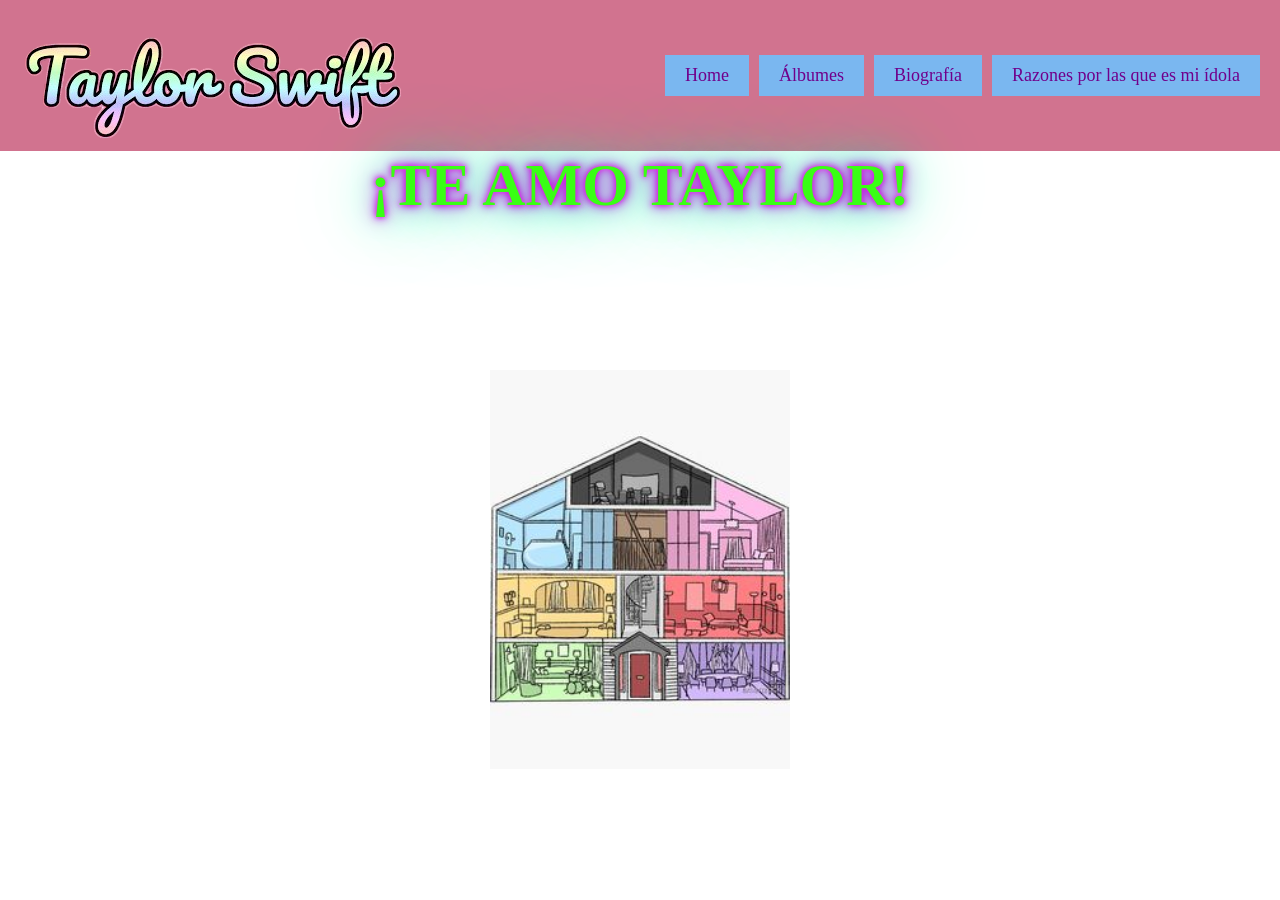
<file: index.html>
<!DOCTYPE html>
<html lang="es">
<head>
    <meta charset="UTF-8">
    <title>CIBERBULLYING</title>
    <link rel="stylesheet" href="style.css">
</head>

<body>

<header class="header">
    <img src="logo.png" class="logo" alt="Logo">

    <ul class="navegacion">
        <li><a href="index.html">Home</a></li>

        <li>
            <a href="albumes.html">Álbumes</a>
            <ul class="subnavegacion">

                <li>
                    <a href="taylor.html">Taylor Swift</a>
                    <ul class="subsubnavegacion">
                        <li><a href="picture.html">Picture To Burn</a></li>
                        
                    </ul>
                </li>

                <li>
                    <a href="#">Fearless</a>
                    <ul class="subsubnavegacion">
                        <li><a href="#">Love Story</a></li>
                        <li><a href="#">You Belong With Me</a></li>
                        <li><a href="#">Tell Me Why</a></li>
                    </ul>
                </li>

                <li>
                    <a href="#">Speak Now</a>
                    <ul class="subsubnavegacion">
                        <li><a href="#">Enchanted</a></li>
                        <li><a href="#">Last Kiss</a></li>
                        <li><a href="#">Long Live</a></li>
                    </ul>
                </li>

                <li>
                    <a href="#">Red</a>
                    <ul class="subsubnavegacion">
                        <li><a href="#">Red</a></li>
                        <li><a href="#">All Too Well</a></li>
                        <li><a href="#">Holy Ground</a></li>
                    </ul>
                </li>

            </ul>
        </li>

        <li><a href="biografia.html">Biografía</a></li>
        <li><a href="razones.html">Razones por las que es mi ídola</a></li>
    </ul>
</header>

<main>
    <h1 class="neon">¡TE AMO TAYLOR!</h1>
    <img src="DEFT5Y.jpg" class="casa" alt="Imagen">
</main>

</body>
</html>
</file>
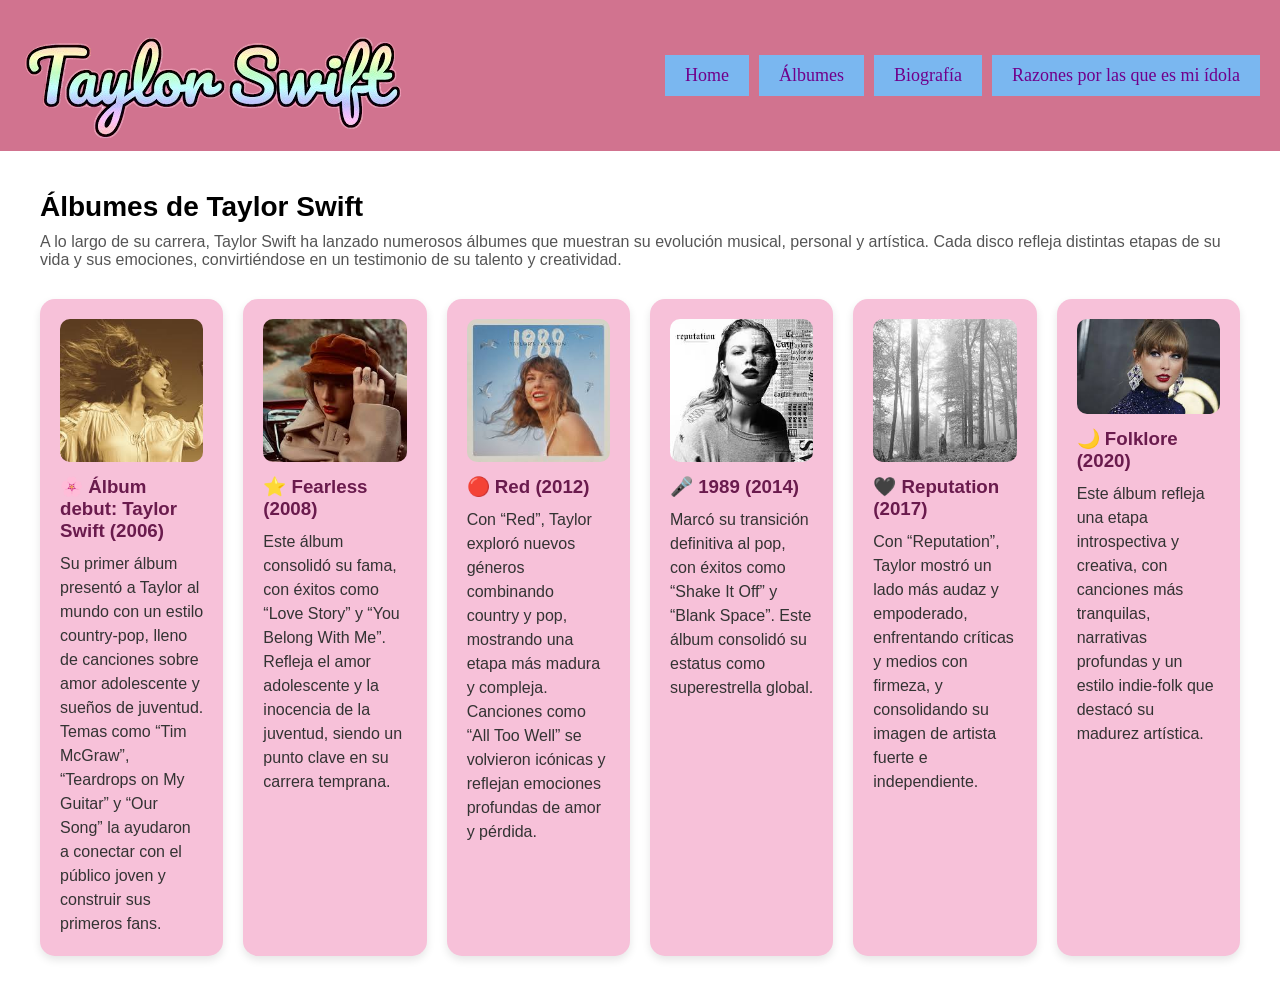
<file: albumes.html>
<!DOCTYPE html>
<html lang="es">
<head>
    <meta charset="UTF-8">
    <title>Álbumes</title>
    <link rel="stylesheet" href="style.css">
</head>
<body>

<header class="header">
    <img src="logo.png" class="logo" alt="Logo">

    <ul class="navegacion">
        <li><a href="index.html">Home</a></li>
        <li><a href="albumes.html">Álbumes</a></li>
        <li><a href="biografia.html">Biografía</a></li>
        <li><a href="razones.html">Razones por las que es mi ídola</a></li>
       

                        
    </ul>
</header>



<section class="albums">
  <h2>Álbumes de Taylor Swift</h2>
  <p class="intro">
    A lo largo de su carrera, Taylor Swift ha lanzado numerosos álbumes que muestran
    su evolución musical, personal y artística. Cada disco refleja distintas etapas
    de su vida y sus emociones, convirtiéndose en un testimonio de su talento y creatividad.
  </p>

  <div class="albums-container">
    <div class="album-card">
      <img src="3.jpg" alt="Álbum debut Taylor Swift" style="width:100%; border-radius:10px; margin-bottom:10px;">
      <h3>🌸 Álbum debut: Taylor Swift (2006)</h3>
      <p>
        Su primer álbum presentó a Taylor al mundo con un estilo country-pop,
        lleno de canciones sobre amor adolescente y sueños de juventud.
        Temas como “Tim McGraw”, “Teardrops on My Guitar” y “Our Song”
        la ayudaron a conectar con el público joven y construir sus primeros fans.
      </p>
    </div>

    <div class="album-card">
      <img src="4.jpg" alt="Fearless" style="width:100%; border-radius:10px; margin-bottom:10px;">
      <h3>⭐ Fearless (2008)</h3>
      <p>
        Este álbum consolidó su fama, con éxitos como “Love Story” y
        “You Belong With Me”. Refleja el amor adolescente y la inocencia
        de la juventud, siendo un punto clave en su carrera temprana.
      </p>
    </div>

    <div class="album-card">
      <img src="5.jpg" alt="Red" style="width:100%; border-radius:10px; margin-bottom:10px;">
      <h3>🔴 Red (2012)</h3>
      <p>
        Con “Red”, Taylor exploró nuevos géneros combinando country y pop,
        mostrando una etapa más madura y compleja. Canciones como “All Too Well”
        se volvieron icónicas y reflejan emociones profundas de amor y pérdida.
      </p>
    </div>

    <div class="album-card">
      <img src="6.jpg" alt="1989" style="width:100%; border-radius:10px; margin-bottom:10px;">
      <h3>🎤 1989 (2014)</h3>
      <p>
        Marcó su transición definitiva al pop, con éxitos como “Shake It Off”
        y “Blank Space”. Este álbum consolidó su estatus como superestrella global.
      </p>
    </div>

    <div class="album-card">
      <img src="7.jpg" alt="Reputation" style="width:100%; border-radius:10px; margin-bottom:10px;">
      <h3>🖤 Reputation (2017)</h3>
      <p>
        Con “Reputation”, Taylor mostró un lado más audaz y empoderado,
        enfrentando críticas y medios con firmeza, y consolidando su imagen
        de artista fuerte e independiente.
      </p>
    </div>

    <div class="album-card">
      <img src="8.jpg" alt="Folklore" style="width:100%; border-radius:10px; margin-bottom:10px;">
      <h3>🌙 Folklore (2020)</h3>
      <p>
        Este álbum refleja una etapa introspectiva y creativa, con canciones
        más tranquilas, narrativas profundas y un estilo indie-folk que destacó
        su madurez artística.
      </p>
    </div>
  </div>
</section>



</body>
</html>
</file>
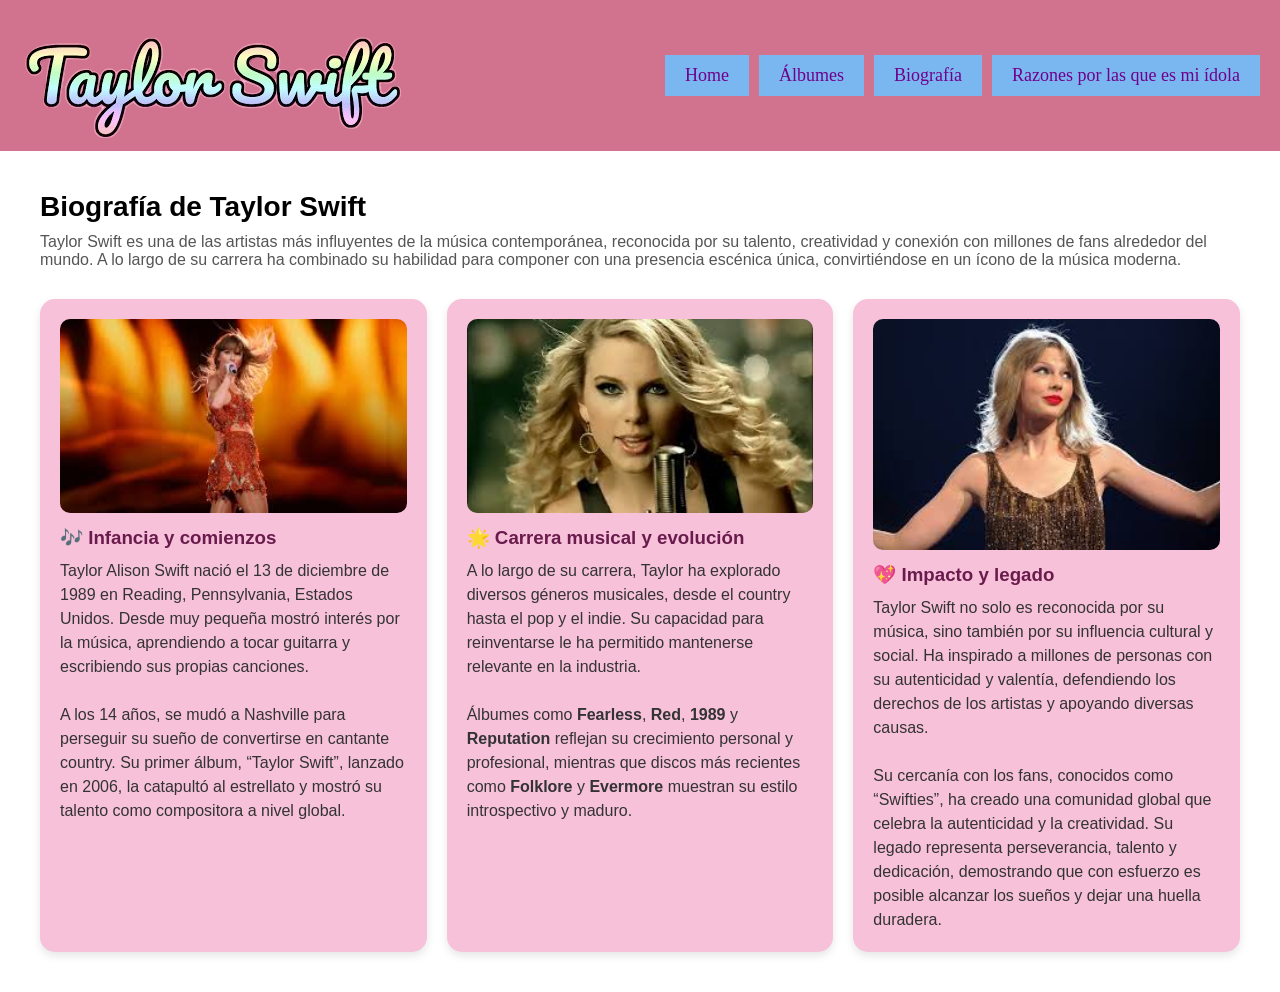
<file: biografia.html>
<!DOCTYPE html>
<html lang="es">
<head>
    <meta charset="UTF-8">
    <title>Biografía</title>
    <link rel="stylesheet" href="style.css">
</head>
<body>

<header class="header">
    <img src="logo.png" class="logo" alt="Logo">

    <ul class="navegacion">
        <li><a href="index.html">Home</a></li>
        <li><a href="albumes.html">Álbumes</a></li>
        <li><a href="biografia.html">Biografía</a></li>
        <li><a href="razones.html">Razones por las que es mi ídola</a></li>
        
    </ul>
</header>



<section class="bio">
  <h2>Biografía de Taylor Swift</h2>
  <p class="bio-intro">
    Taylor Swift es una de las artistas más influyentes de la música contemporánea,
    reconocida por su talento, creatividad y conexión con millones de fans alrededor
    del mundo. A lo largo de su carrera ha combinado su habilidad para componer con
    una presencia escénica única, convirtiéndose en un ícono de la música moderna.
  </p>

  <div class="bio-container">
    <div class="bio-card">
      <img src="10.jpg" alt="Taylor Swift joven" style="width:100%; border-radius:10px; margin-bottom:10px;">
      <h3>🎶 Infancia y comienzos</h3>
      <p>
        Taylor Alison Swift nació el 13 de diciembre de 1989 en Reading, Pennsylvania,
        Estados Unidos. Desde muy pequeña mostró interés por la música, aprendiendo
        a tocar guitarra y escribiendo sus propias canciones.
        <br><br>
        A los 14 años, se mudó a Nashville para perseguir su sueño de convertirse
        en cantante country. Su primer álbum, “Taylor Swift”, lanzado en 2006,
        la catapultó al estrellato y mostró su talento como compositora a nivel global.
      </p>
    </div>

    <div class="bio-card">
      <img src="11.jpg" alt="Taylor Swift en concierto" style="width:100%; border-radius:10px; margin-bottom:10px;">
      <h3>🌟 Carrera musical y evolución</h3>
      <p>
        A lo largo de su carrera, Taylor ha explorado diversos géneros musicales, desde
        el country hasta el pop y el indie. Su capacidad para reinventarse le ha permitido
        mantenerse relevante en la industria.
        <br><br>
        Álbumes como <strong>Fearless</strong>, <strong>Red</strong>, <strong>1989</strong>
        y <strong>Reputation</strong> reflejan su crecimiento personal y profesional,
        mientras que discos más recientes como <strong>Folklore</strong> y
        <strong>Evermore</strong> muestran su estilo introspectivo y maduro.
      </p>
    </div>

    <div class="bio-card">
      <img src="12.jpg" alt="Taylor Swift 1989 Tour" style="width:100%; border-radius:10px; margin-bottom:10px;">
      <h3>💖 Impacto y legado</h3>
      <p>
        Taylor Swift no solo es reconocida por su música, sino también por su influencia
        cultural y social. Ha inspirado a millones de personas con su autenticidad y
        valentía, defendiendo los derechos de los artistas y apoyando diversas causas.
        <br><br>
        Su cercanía con los fans, conocidos como “Swifties”, ha creado una comunidad
        global que celebra la autenticidad y la creatividad. Su legado representa
        perseverancia, talento y dedicación, demostrando que con esfuerzo es posible
        alcanzar los sueños y dejar una huella duradera.
      </p>
    </div>
  </div>
</section>





</body>
</html>
</file>
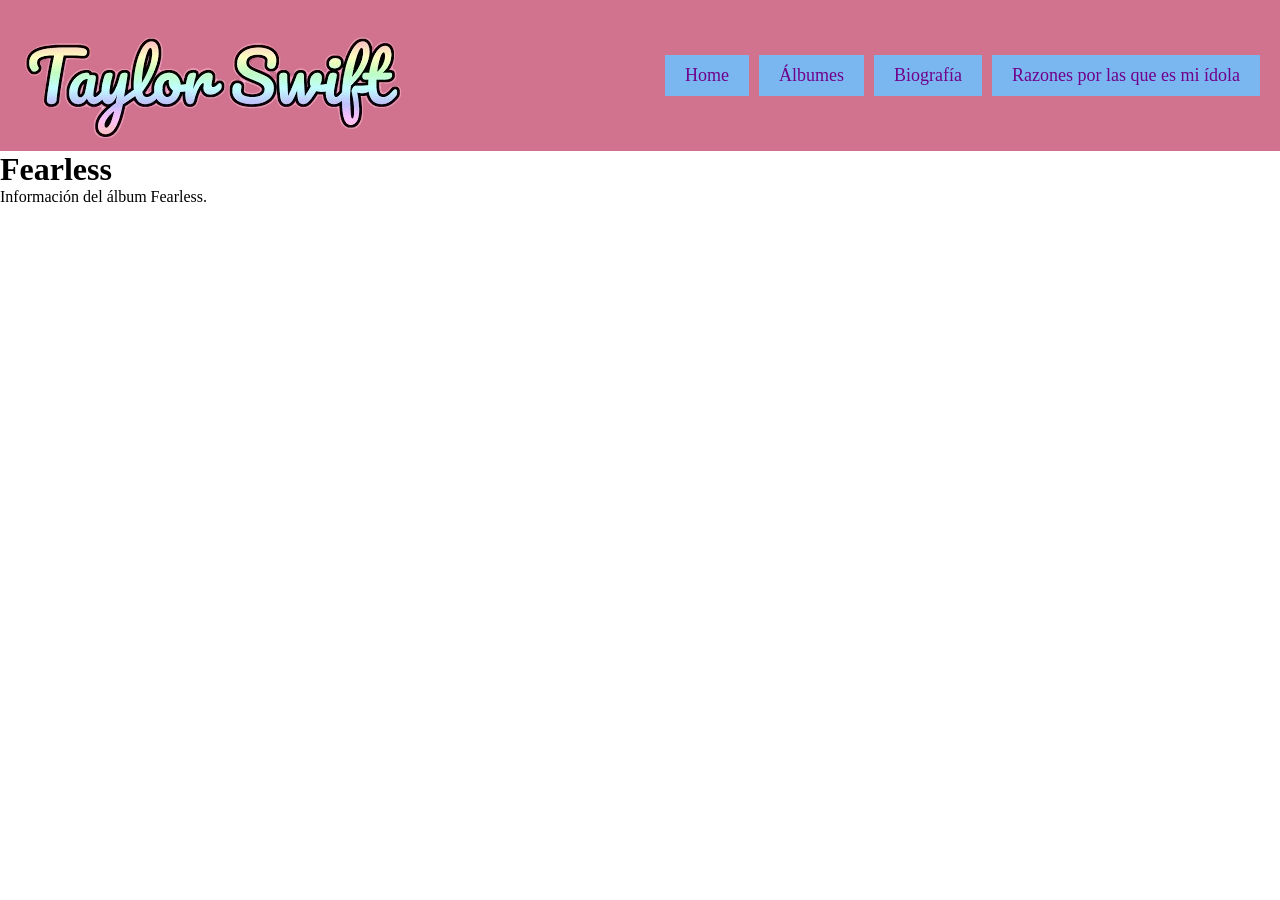
<file: lovestory.html>
<!DOCTYPE html>
<html lang="es">
<head>
    <meta charset="UTF-8">
    <title>Fearless</title>
    <link rel="stylesheet" href="style.css">
</head>

<body>

<header class="header">
    <img src="logo.png" class="logo" alt="Logo">

    <!-- MISMO MENÚ -->
    <ul class="navegacion">
        <li><a href="index.html">Home</a></li>
        <li><a href="albumes.html">Álbumes</a></li>
        <li><a href="biografia.html">Biografía</a></li>
        <li><a href="razones.html">Razones por las que es mi ídola</a></li>
    </ul>
</header>

<main>
    <h1>Fearless</h1>
    <p>Información del álbum Fearless.</p>
</main>

</body>
</html>
</file>
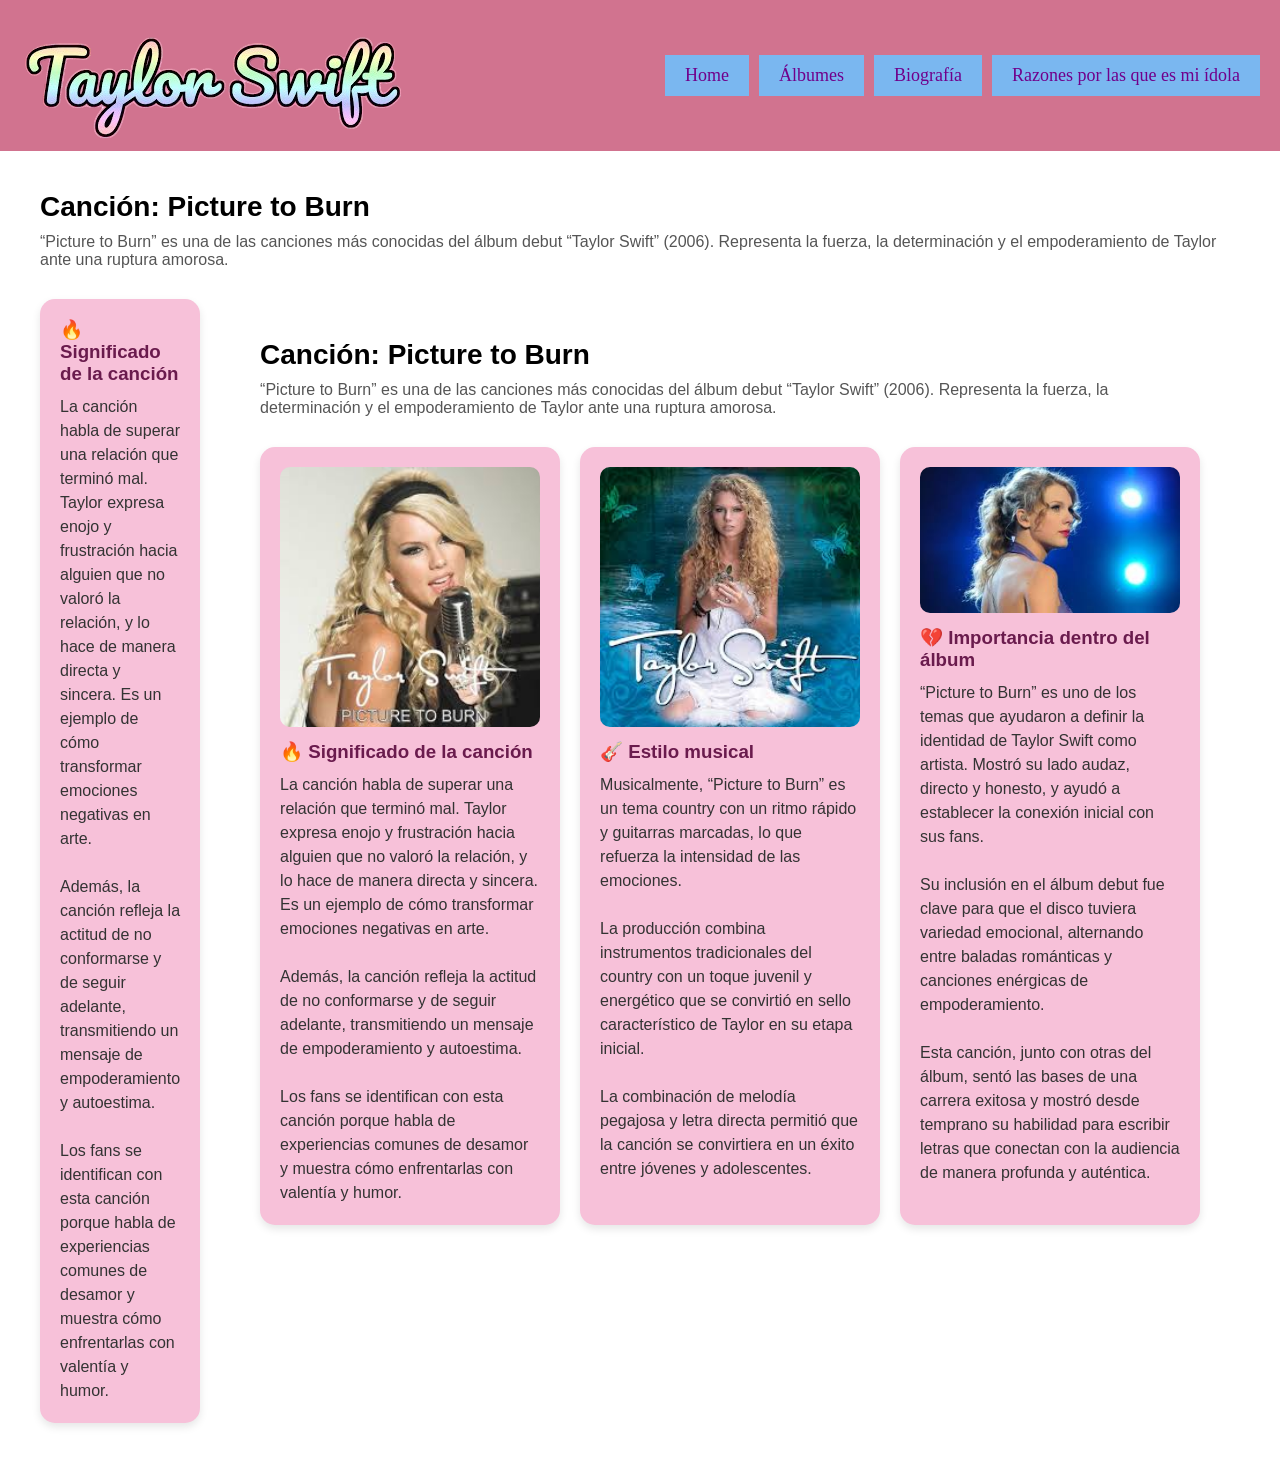
<file: picture.html>
<!DOCTYPE html>
<html lang="es">
<head>
    <meta charset="UTF-8">
    <title>Álbumes</title>
    <link rel="stylesheet" href="style.css">
</head>
<body>

<header class="header">
    <img src="logo.png" class="logo" alt="Logo">

    <ul class="navegacion">
        <li><a href="index.html">Home</a></li>
        <li><a href="albumes.html">Álbumes</a></li>
        <li><a href="biografia.html">Biografía</a></li>
        <li><a href="razones.html">Razones por las que es mi ídola</a></li>
       
        
    </ul>
</header>


<section class="song">
  <h2>Canción: Picture to Burn</h2>
  <p class="song-intro">
    “Picture to Burn” es una de las canciones más conocidas del álbum debut
    “Taylor Swift” (2006). Representa la fuerza, la determinación y el
    empoderamiento de Taylor ante una ruptura amorosa.
  </p>

  <div class="song-container">
    <div class="song-card">
      <h3>🔥 Significado de la canción</h3>
      <p>
        La canción habla de superar una relación que terminó mal. Taylor
        expresa enojo y frustración hacia alguien que no valoró la relación,
        y lo hace de manera directa y sincera. Es un ejemplo de cómo transformar
        emociones negativas en arte.
        <br><br>
        Además, la canción refleja la actitud de no conformarse y de seguir
        adelante, transmitiendo un mensaje de empoderamiento y autoestima.
        <br><br>
        Los fans se identifican con esta canción porque habla de experiencias
        comunes de desamor y muestra cómo enfrentarlas con valentía y humor.
      </p>
    </div>

    <section class="song">
  <h2>Canción: Picture to Burn</h2>
  <p class="song-intro">
    “Picture to Burn” es una de las canciones más conocidas del álbum debut
    “Taylor Swift” (2006). Representa la fuerza, la determinación y el
    empoderamiento de Taylor ante una ruptura amorosa.
  </p>

  <div class="song-container">
    <div class="song-card">
      <img src="15.jpg" alt="Picture to Burn" style="width:100%; border-radius:10px; margin-bottom:10px;">
      <h3>🔥 Significado de la canción</h3>
      <p>
        La canción habla de superar una relación que terminó mal. Taylor
        expresa enojo y frustración hacia alguien que no valoró la relación,
        y lo hace de manera directa y sincera. Es un ejemplo de cómo transformar
        emociones negativas en arte.
        <br><br>
        Además, la canción refleja la actitud de no conformarse y de seguir
        adelante, transmitiendo un mensaje de empoderamiento y autoestima.
        <br><br>
        Los fans se identifican con esta canción porque habla de experiencias
        comunes de desamor y muestra cómo enfrentarlas con valentía y humor.
      </p>
    </div>

    <div class="song-card">
      <img src="16.jpg" alt="Álbum Taylor Swift" style="width:100%; border-radius:10px; margin-bottom:10px;">
      <h3>🎸 Estilo musical</h3>
      <p>
        Musicalmente, “Picture to Burn” es un tema country con un ritmo rápido
        y guitarras marcadas, lo que refuerza la intensidad de las emociones.
        <br><br>
        La producción combina instrumentos tradicionales del country con un
        toque juvenil y energético que se convirtió en sello característico
        de Taylor en su etapa inicial.
        <br><br>
        La combinación de melodía pegajosa y letra directa permitió que la
        canción se convirtiera en un éxito entre jóvenes y adolescentes.
      </p>
    </div>

    <div class="song-card">
      <img src="17.jpg" alt="Taylor Swift Live" style="width:100%; border-radius:10px; margin-bottom:10px;">
      <h3>💔 Importancia dentro del álbum</h3>
      <p>
        “Picture to Burn” es uno de los temas que ayudaron a definir la identidad
        de Taylor Swift como artista. Mostró su lado audaz, directo y honesto,
        y ayudó a establecer la conexión inicial con sus fans.
        <br><br>
        Su inclusión en el álbum debut fue clave para que el disco tuviera variedad
        emocional, alternando entre baladas románticas y canciones enérgicas de
        empoderamiento.
        <br><br>
        Esta canción, junto con otras del álbum, sentó las bases de una carrera
        exitosa y mostró desde temprano su habilidad para escribir letras que
        conectan con la audiencia de manera profunda y auténtica.
      </p>
    </div>
  </div>
</section>




</body>
</html>
</file>
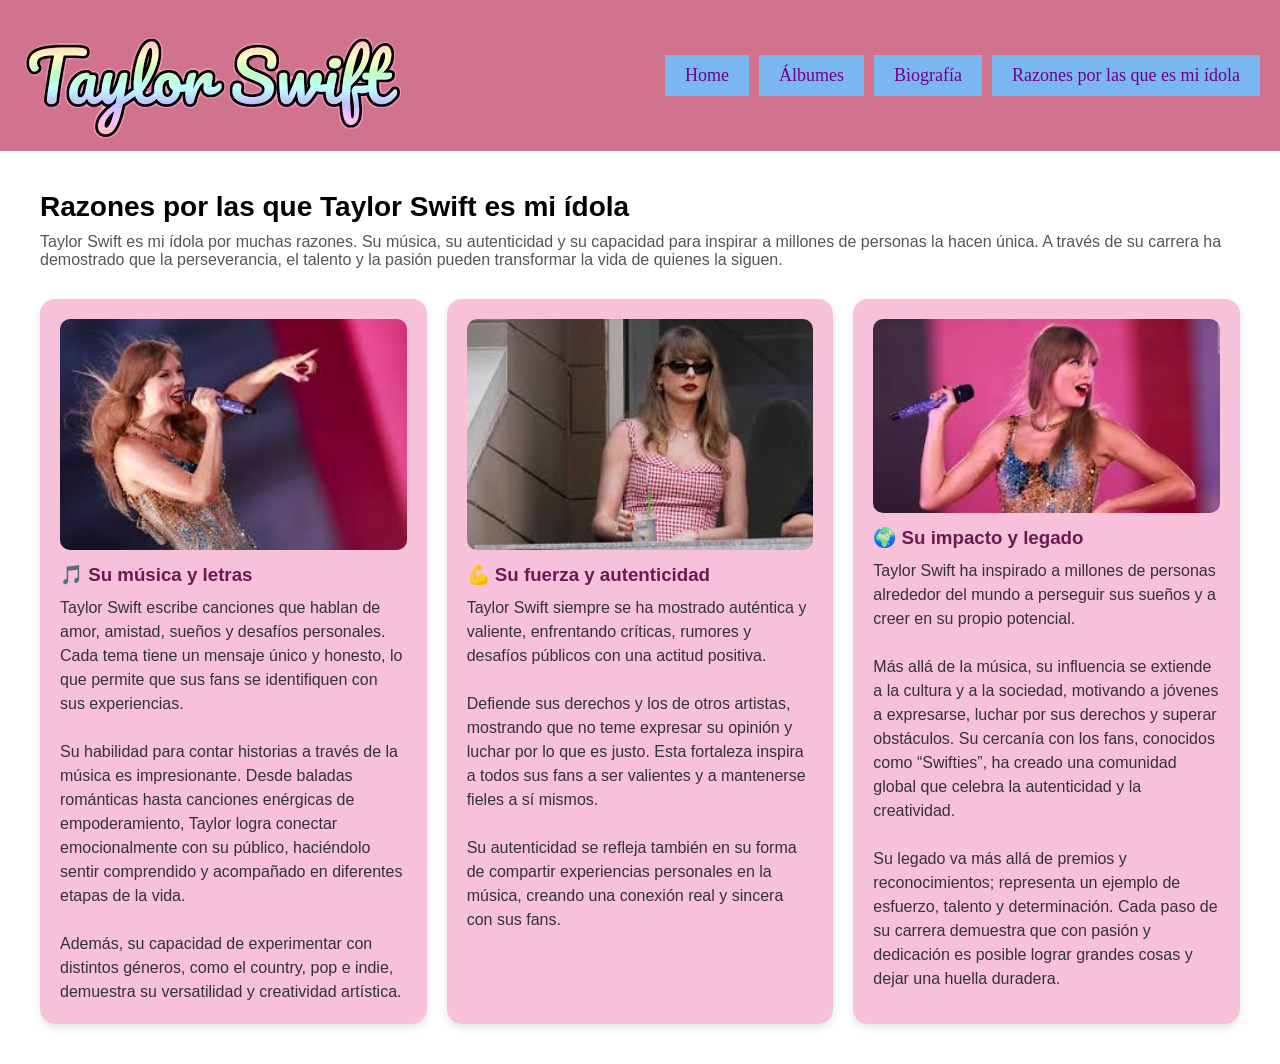
<file: razones.html>
<!DOCTYPE html>
<html lang="es">
<head>
    <meta charset="UTF-8">
    <title>Razones</title>
    <link rel="stylesheet" href="style.css">
</head>
<body>

<header class="header">
    <img src="logo.png" class="logo" alt="Logo">

    <ul class="navegacion">
        <li><a href="index.html">Home</a></li>
        <li><a href="albumes.html">Álbumes</a></li>
        <li><a href="biografia.html">Biografía</a></li>
        <li><a href="razones.html">Razones por las que es mi ídola</a></li>
        
    </ul>
</header>



<section class="idol">
  <h2>Razones por las que Taylor Swift es mi ídola</h2>
  <p class="idol-intro">
    Taylor Swift es mi ídola por muchas razones. Su música, su autenticidad
    y su capacidad para inspirar a millones de personas la hacen única.
    A través de su carrera ha demostrado que la perseverancia, el talento
    y la pasión pueden transformar la vida de quienes la siguen.
  </p>

  <div class="idol-container">
    <div class="idol-card">
      <img src="18.jpg" alt="Taylor Swift en concierto" style="width:100%; border-radius:10px; margin-bottom:10px;">
      <h3>🎵 Su música y letras</h3>
      <p>
        Taylor Swift escribe canciones que hablan de amor, amistad, sueños y
        desafíos personales. Cada tema tiene un mensaje único y honesto,
        lo que permite que sus fans se identifiquen con sus experiencias.
        <br><br>
        Su habilidad para contar historias a través de la música es impresionante.
        Desde baladas románticas hasta canciones enérgicas de empoderamiento,
        Taylor logra conectar emocionalmente con su público, haciéndolo sentir
        comprendido y acompañado en diferentes etapas de la vida.
        <br><br>
        Además, su capacidad de experimentar con distintos géneros, como el
        country, pop e indie, demuestra su versatilidad y creatividad artística.
      </p>
    </div>

    <div class="idol-card">
      <img src="19.jpg" alt="Taylor Swift posando" style="width:100%; border-radius:10px; margin-bottom:10px;">
      <h3>💪 Su fuerza y autenticidad</h3>
      <p>
        Taylor Swift siempre se ha mostrado auténtica y valiente, enfrentando
        críticas, rumores y desafíos públicos con una actitud positiva.
        <br><br>
        Defiende sus derechos y los de otros artistas, mostrando que no teme
        expresar su opinión y luchar por lo que es justo. Esta fortaleza
        inspira a todos sus fans a ser valientes y a mantenerse fieles a sí mismos.
        <br><br>
        Su autenticidad se refleja también en su forma de compartir experiencias
        personales en la música, creando una conexión real y sincera con sus fans.
      </p>
    </div>

    <div class="idol-card">
      <img src="20.jpg" alt="Taylor Swift en escenario" style="width:100%; border-radius:10px; margin-bottom:10px;">
      <h3>🌍 Su impacto y legado</h3>
      <p>
        Taylor Swift ha inspirado a millones de personas alrededor del mundo a
        perseguir sus sueños y a creer en su propio potencial.
        <br><br>
        Más allá de la música, su influencia se extiende a la cultura y a la
        sociedad, motivando a jóvenes a expresarse, luchar por sus derechos
        y superar obstáculos. Su cercanía con los fans, conocidos como “Swifties”,
        ha creado una comunidad global que celebra la autenticidad y la creatividad.
        <br><br>
        Su legado va más allá de premios y reconocimientos; representa un ejemplo
        de esfuerzo, talento y determinación. Cada paso de su carrera demuestra
        que con pasión y dedicación es posible lograr grandes cosas y
        dejar una huella duradera.
      </p>
    </div>
  </div>
</section>

</body>
</html>
</file>
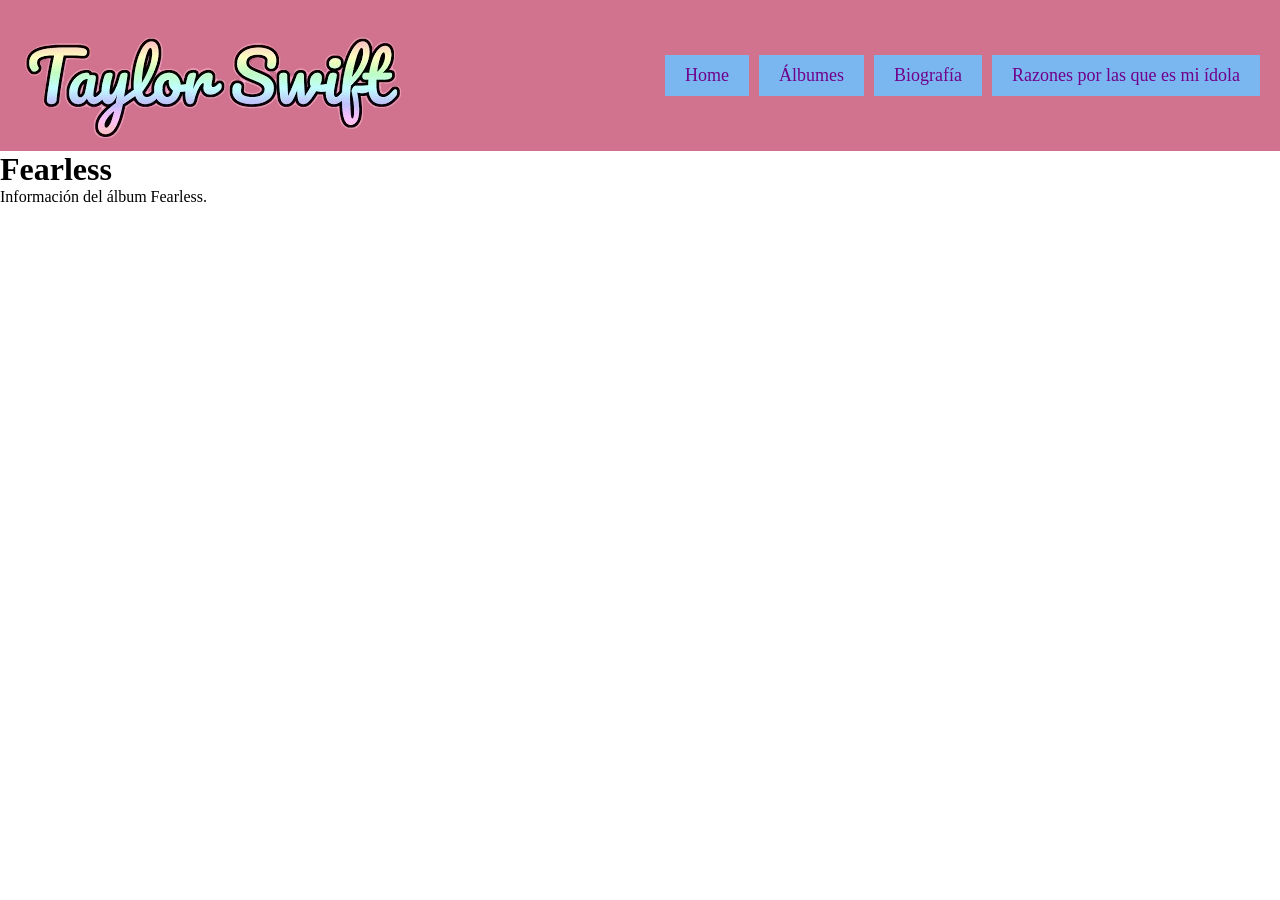
<file: speaknow.html>
<!DOCTYPE html>
<html lang="es">
<head>
    <meta charset="UTF-8">
    <title>Fearless</title>
    <link rel="stylesheet" href="style.css">
</head>

<body>

<header class="header">
    <img src="logo.png" class="logo" alt="Logo">

 
    <ul class="navegacion">
        <li><a href="index.html">Home</a></li>
        <li><a href="albumes.html">Álbumes</a></li>
        <li><a href="biografia.html">Biografía</a></li>
        <li><a href="razones.html">Razones por las que es mi ídola</a></li>
    </ul>
</header>

<main>
    <h1>Fearless</h1>
    <p>Información del álbum Fearless.</p>
</main>

</body>
</html>
</file>
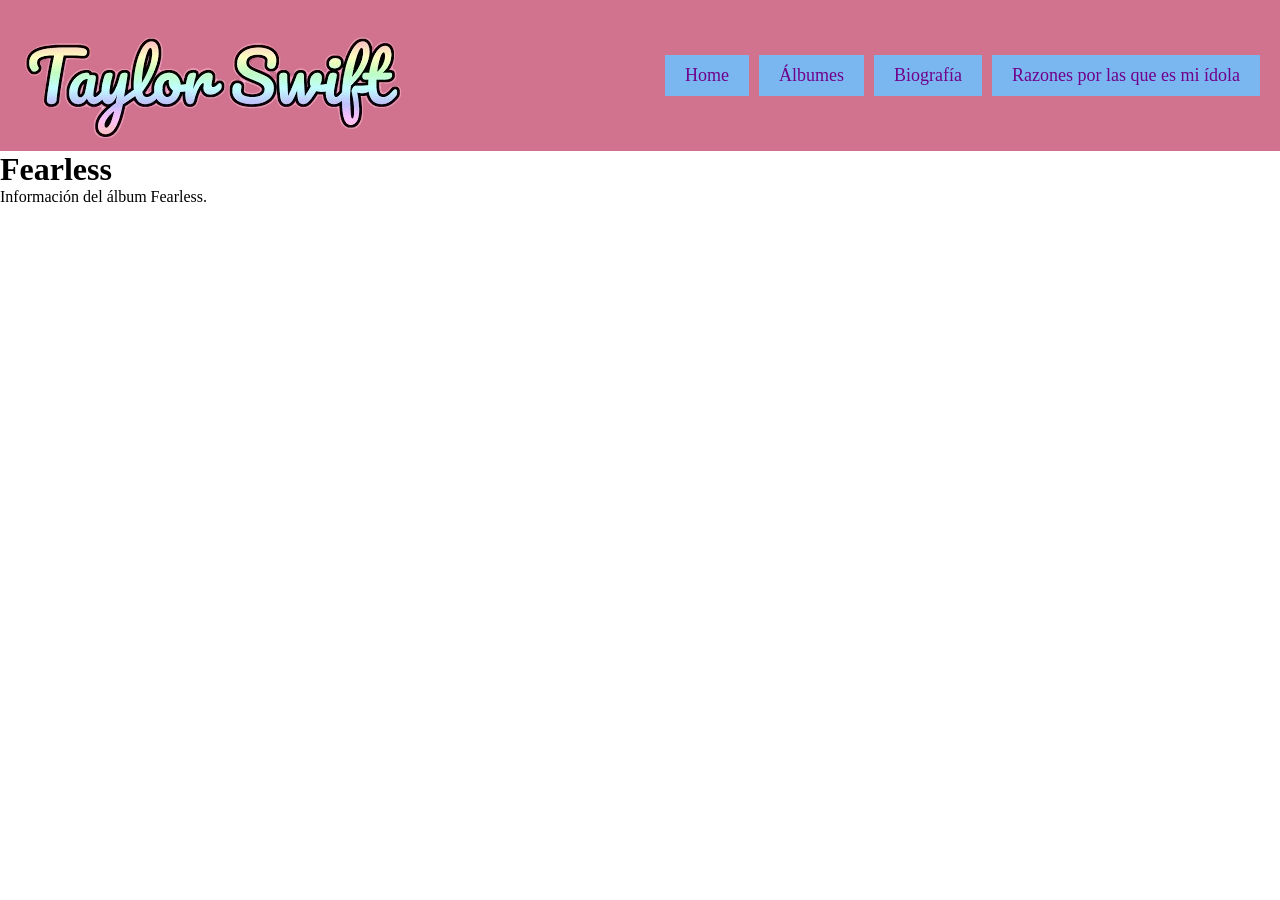
<file: style.html>
<!DOCTYPE html>
<html lang="es">
<head>
    <meta charset="UTF-8">
    <title>Fearless</title>
    <link rel="stylesheet" href="style.css">
</head>

<body>

<header class="header">
    <img src="logo.png" class="logo" alt="Logo">

    <!-- MISMO MENÚ -->
    <ul class="navegacion">
        <li><a href="index.html">Home</a></li>
        <li><a href="albumes.html">Álbumes</a></li>
        <li><a href="biografia.html">Biografía</a></li>
        <li><a href="razones.html">Razones por las que es mi ídola</a></li>
    </ul>
</header>

<main>
    <h1>Fearless</h1>
    <p>Información del álbum Fearless.</p>
</main>

</body>
</html>
</file>
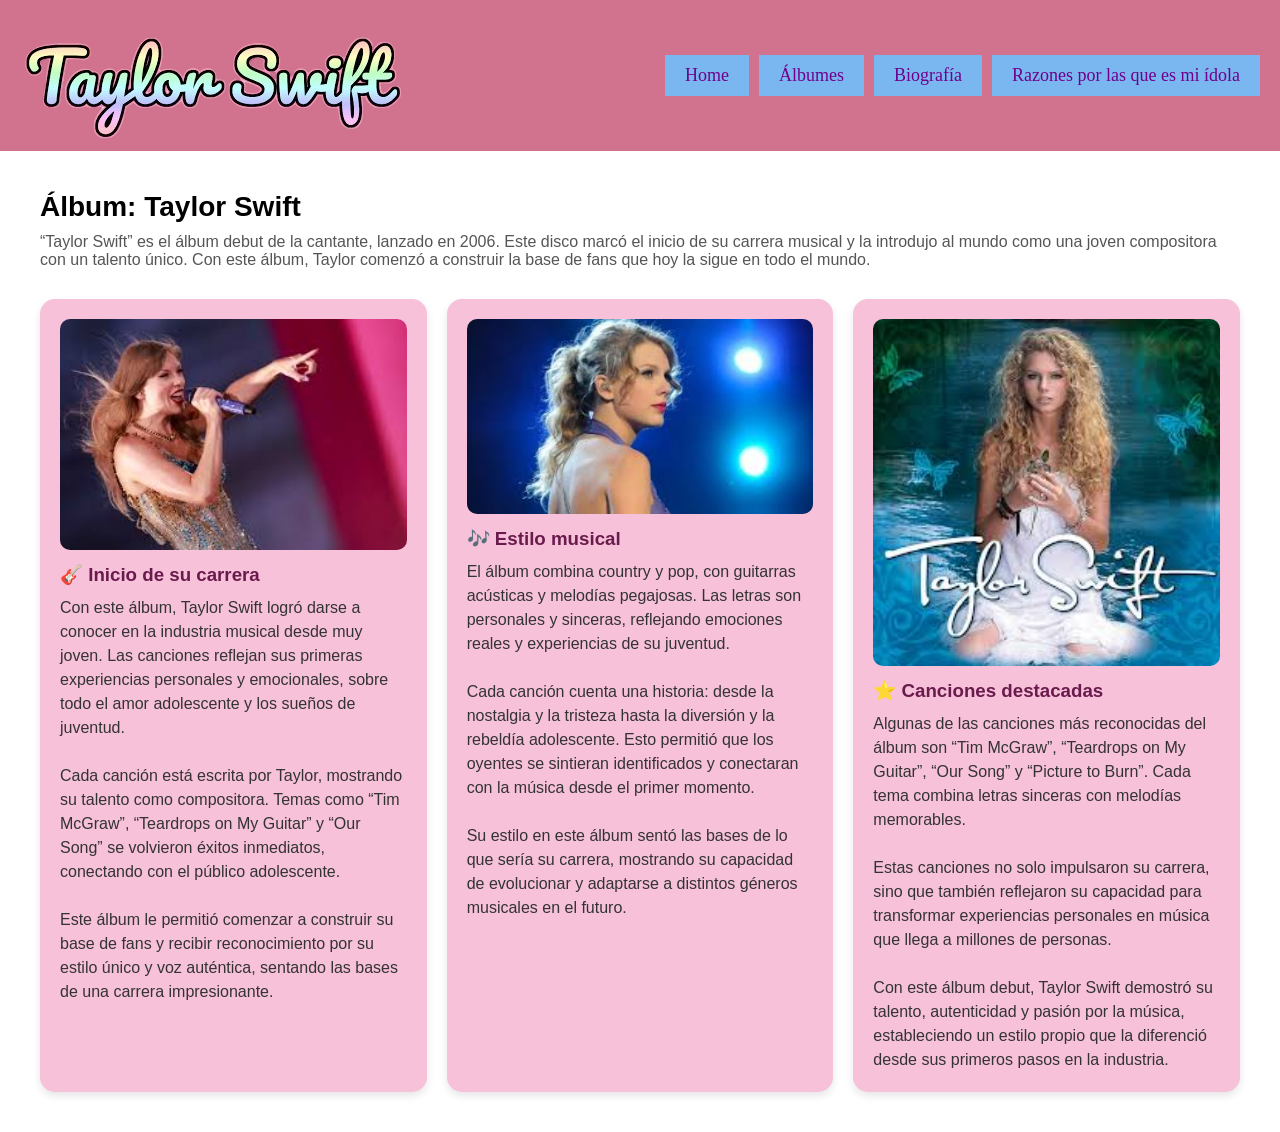
<file: taylor.html>
<!DOCTYPE html>
<html lang="es">
<head>
    <meta charset="UTF-8">
    <title>Álbumes</title>
    <link rel="stylesheet" href="style.css">
</head>
<body>

<header class="header">
    <img src="logo.png" class="logo" alt="Logo">

    <ul class="navegacion">
        <li><a href="index.html">Home</a></li>
        <li><a href="albumes.html">Álbumes</a></li>
        <li><a href="biografia.html">Biografía</a></li>
        <li><a href="razones.html">Razones por las que es mi ídola</a></li>
        
        
    </ul>
</header>

<section class="debut">
  <h2>Álbum: Taylor Swift</h2>
  <p class="debut-intro">
    “Taylor Swift” es el álbum debut de la cantante, lanzado en 2006.
    Este disco marcó el inicio de su carrera musical y la introdujo
    al mundo como una joven compositora con un talento único.
    Con este álbum, Taylor comenzó a construir la base de fans que hoy
    la sigue en todo el mundo.
  </p>

  <div class="debut-container">
    <div class="debut-card">
      <img src="18.jpg" alt="Álbum Taylor Swift" style="width:100%; border-radius:10px; margin-bottom:10px;">
      <h3>🎸 Inicio de su carrera</h3>
      <p>
        Con este álbum, Taylor Swift logró darse a conocer en la industria musical
        desde muy joven. Las canciones reflejan sus primeras experiencias
        personales y emocionales, sobre todo el amor adolescente y los sueños
        de juventud.
        <br><br>
        Cada canción está escrita por Taylor, mostrando su talento como compositora.
        Temas como “Tim McGraw”, “Teardrops on My Guitar” y “Our Song”
        se volvieron éxitos inmediatos, conectando con el público adolescente.
        <br><br>
        Este álbum le permitió comenzar a construir su base de fans y recibir
        reconocimiento por su estilo único y voz auténtica, sentando las bases
        de una carrera impresionante.
      </p>
    </div>

    <div class="debut-card">
      <img src="17.jpg" alt="Canción Picture to Burn" style="width:100%; border-radius:10px; margin-bottom:10px;">
      <h3>🎶 Estilo musical</h3>
      <p>
        El álbum combina country y pop, con guitarras acústicas y melodías pegajosas.
        Las letras son personales y sinceras, reflejando emociones reales y experiencias
        de su juventud.
        <br><br>
        Cada canción cuenta una historia: desde la nostalgia y la tristeza hasta
        la diversión y la rebeldía adolescente. Esto permitió que los oyentes se
        sintieran identificados y conectaran con la música desde el primer momento.
        <br><br>
        Su estilo en este álbum sentó las bases de lo que sería su carrera, mostrando
        su capacidad de evolucionar y adaptarse a distintos géneros musicales en el futuro.
      </p>
    </div>

    <div class="debut-card">
      <img src="16.jpg" alt="Taylor Swift en conciertos" style="width:100%; border-radius:10px; margin-bottom:10px;">
      <h3>⭐ Canciones destacadas</h3>
      <p>
        Algunas de las canciones más reconocidas del álbum son “Tim McGraw”,
        “Teardrops on My Guitar”, “Our Song” y “Picture to Burn”.
        Cada tema combina letras sinceras con melodías memorables.
        <br><br>
        Estas canciones no solo impulsaron su carrera, sino que también reflejaron
        su capacidad para transformar experiencias personales en música que llega
        a millones de personas.
        <br><br>
        Con este álbum debut, Taylor Swift demostró su talento, autenticidad y
        pasión por la música, estableciendo un estilo propio que la diferenció
        desde sus primeros pasos en la industria.
      </p>
    </div>
  </div>
</section>




</body>
</html>
</file>
<file: style.css>
* {
    padding: 0;
    margin: 0;
}



.navegacion {
    list-style: none;
    display: flex;
   
    padding: 0;
    margin: 0;
    justify-content: center;
    gap: 10px;
   
    

    
}


.navegacion > li {
    position: relative;
}

.navegacion > li > a {
   display: block;
    padding: 10px 20px;
    background: rgb(122, 183, 240);
    color: rgb(112, 0, 139);
    text-decoration: none;
    white-space: nowrap;
    font-size: 18px

}

.navegacion > li > a:hover {
    background-color: #cac359;
}


.subnavegacion {
    list-style: none;
    display: none;
    position: absolute;
    top: 100%;
    left: 0;
    background: rgb(133, 165, 57);
    min-width: 180px;
}

.subnavegacion li a {
    display: block;
    padding: 10px 20px;
    color: cyan;
    text-decoration: none;
    font-size: 18px;
}

.subnavegacion li a:hover {
    background: #111111;
}

/* Mostrar submenú */
.navegacion li:hover > .subnavegacion {
    display: block;
}

/* ----- SUB-SUBMENÚ (3er nivel) ----- */

.subsubnavegacion {
    list-style: none;
    display: none;
    position: absolute;
    top: 0;
    left: 100%;
    background: rgb(0, 0, 0);
    min-width: 160px;
}

.subsubnavegacion a {
    display: block;
    padding: 10px;
    color: rgb(216, 111, 63);
}

.subnavegacion li:hover > .subsubnavegacion {
    display: block;
}


.header {
    display: flex;
    align-items: center;
    background: #d1738f;
    padding: 10px 20px;
    justify-content: space-between;
}

.logo.png {
    height: 80px;
    margin-right: 20px;
}




 
  .casa {
    display: block;
    margin: 150px auto 0 auto; /* <-- Baja la imagen */
    width: 300px; /* tu tamaño */
}









.neon {
    color: #39ff14; /* color principal del neón */
    font-size: 60px;
    text-align: center;
    text-shadow:
      0 0 5px #f713eb,
      0 0 10px #8d14d3,
      0 0 20px #ea04f1,
      0 0 40px #0fa,
      0 0 80px #0fa;
}

.neon-multi {
    font-size: 60px;
    text-align: center;
    color: #fff;
    text-shadow:
      0 0 5px red,
      0 0 10px orange,
      0 0 15px yellow,
      0 0 20px green,
      0 0 25px cyan,
      0 0 30px blue,
      0 0 35px violet;
}

.albums {
  padding: 40px;
  font-family: Arial, sans-serif;
}

.albums h2 {
  font-size: 28px;
  margin-bottom: 10px;
}

.intro {
  margin-bottom: 30px;
  color: #555;
}

.albums-container {
  display: flex;
  gap: 20px;
}

.album-card {
  background-color: #f7c1d9;
  border-radius: 15px;
  padding: 20px;
  width: 30%;
  box-shadow: 0 4px 8px rgba(0,0,0,0.1);
}

.album-card h3 {
  margin-bottom: 10px;
  color: #6a1b4d;
}

.album-card p {
  color: #333;
  line-height: 1.5;
}

.bio {
  padding: 40px;
  font-family: Arial, sans-serif;
}

.bio h2 {
  font-size: 28px;
  margin-bottom: 10px;
}

.bio-intro {
  margin-bottom: 30px;
  color: #555;
}

.bio-container {
  display: flex;
  gap: 20px;
}

.bio-card {
  background-color: #f7c1d9;
  border-radius: 15px;
  padding: 20px;
  width: 30%;
  box-shadow: 0 4px 8px rgba(0,0,0,0.1);
}

.bio-card h3 {
  margin-bottom: 10px;
  color: #6a1b4d;
}

.bio-card p {
  color: #333;
  line-height: 1.5;
}

.idol {
  padding: 40px;
  font-family: Arial, sans-serif;
}

.idol h2 {
  font-size: 28px;
  margin-bottom: 10px;
}

.idol-intro {
  margin-bottom: 30px;
  color: #555;
}

.idol-container {
  display: flex;
  gap: 20px;
}

.idol-card {
  background-color: #f7c1d9;
  border-radius: 15px;
  padding: 20px;
  width: 30%;
  box-shadow: 0 4px 8px rgba(0,0,0,0.1);
}

.idol-card h3 {
  margin-bottom: 10px;
  color: #6a1b4d;
}

.idol-card p {
  color: #333;
  line-height: 1.5;
}

.debut {
  padding: 40px;
  font-family: Arial, sans-serif;
}

.debut h2 {
  font-size: 28px;
  margin-bottom: 10px;
}

.debut-intro {
  margin-bottom: 30px;
  color: #555;
}

.debut-container {
  display: flex;
  gap: 20px;
}

.debut-card {
  background-color: #f7c1d9;
  border-radius: 15px;
  padding: 20px;
  width: 30%;
  box-shadow: 0 4px 8px rgba(0,0,0,0.1);
}

.debut-card h3 {
  margin-bottom: 10px;
  color: #6a1b4d;
}

.debut-card p {
  color: #333;
  line-height: 1.5;
}
.song {
  padding: 40px;
  font-family: Arial, sans-serif;
}

.song h2 {
  font-size: 28px;
  margin-bottom: 10px;
}

.song-intro {
  margin-bottom: 30px;
  color: #555;
}

.song-container {
  display: flex;
  gap: 20px;
}

.song-card {
  background-color: #f7c1d9;
  border-radius: 15px;
  padding: 20px;
  width: 30%;
  box-shadow: 0 4px 8px rgba(0,0,0,0.1);
}

.song-card h3 {
  margin-bottom: 10px;
  color: #6a1b4d;
}

.song-card p {
  color: #333;
  line-height: 1.5;
}
</file>
